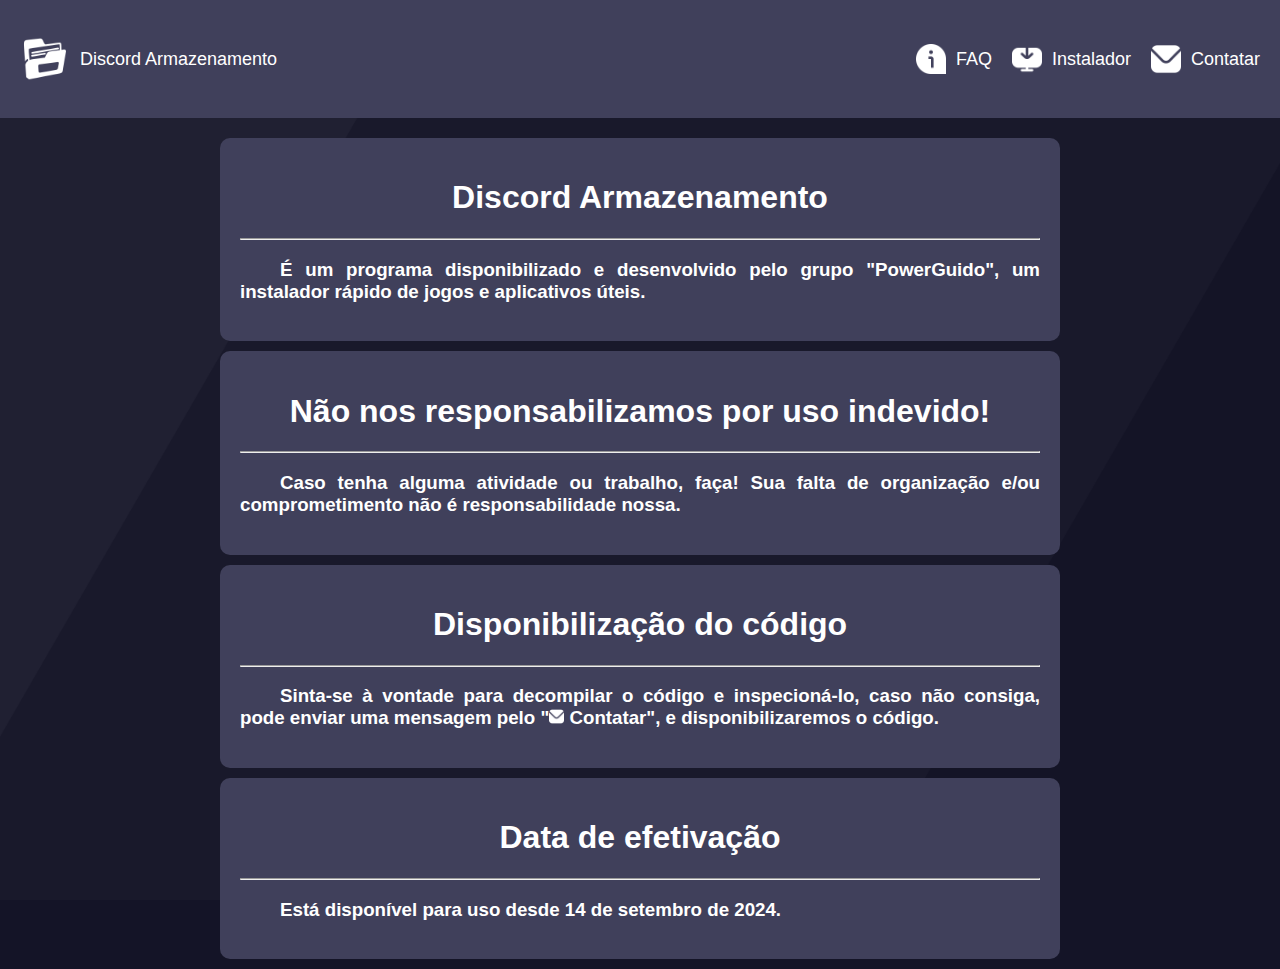
<file: index.html>
<!DOCTYPE html>
<html lang="en">

<head>
    <meta charset="UTF-8">
    <meta name="viewport" content="width=device-width, initial-scale=1.0">
    <title>PowerGuido™</title>
    <link href="css/style.css" rel="stylesheet">
</head>

<body>
    <div id="navbar-container"></div>
    <script src="js/main.js"></script>

    <div class="box">
        <h1>Discord Armazenamento</h1>
        <hr>
        <h3>É um programa disponibilizado e desenvolvido pelo grupo "PowerGuido", um instalador rápido de jogos e
            aplicativos úteis.</h3>
    </div>
    <div class="box">
        <h1>Não nos responsabilizamos por uso indevido!</h1>
        <hr>
        <h3>Caso tenha alguma atividade ou trabalho, faça! Sua falta de organização e/ou comprometimento não é responsabilidade nossa.</h3>
    </div>
    <div class="box">
        <h1>Disponibilização do código</h1>
        <hr>
        <h3>Sinta-se à vontade para decompilar o código e inspecioná-lo, caso não consiga, pode enviar uma mensagem pelo "<img style="width: 15px;" src="images/email.png"> Contatar", e disponibilizaremos o código.</h3>
    </div>
    <div class="box">
        <h1>Data de efetivação</h1>
        <hr>
        <h3>Está disponível para uso desde 14 de setembro de 2024.</h3>
    </div>
</body>

</html>
</file>
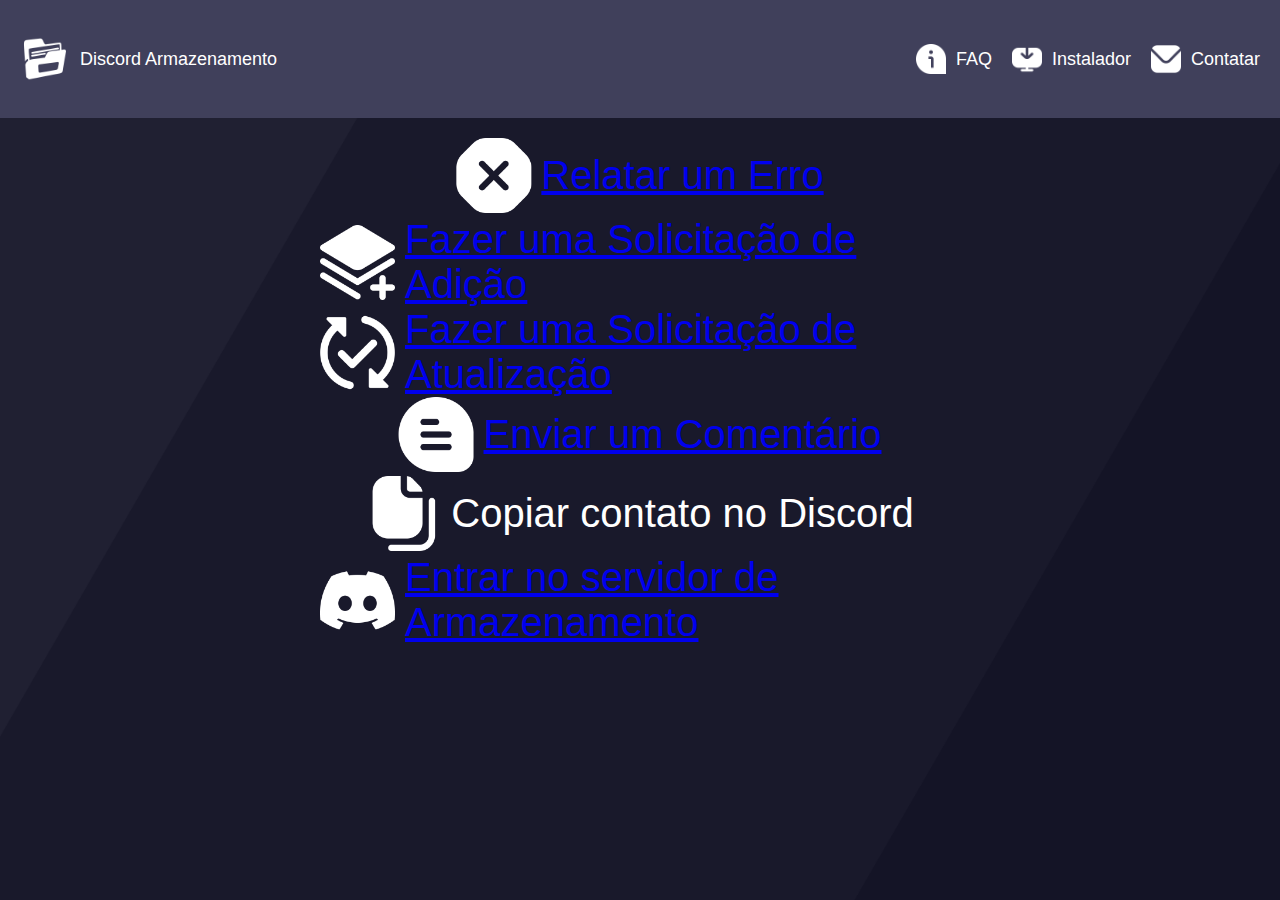
<file: contatar.html>
<!DOCTYPE html>
<html lang="en">

<head>
    <meta charset="UTF-8">
    <meta name="viewport" content="width=device-width, initial-scale=1.0">
    <title>PowerGuido™</title>
    <link href="css/style.css" rel="stylesheet">
</head>

<body>
    <div id="navbar-container"></div>
    <script src="js/main.js"></script>

    <a class="inst"
        href="mailto:discordarmazenamento@gmail.com?subject=Erro&body=Venho reportar que o seguinte jogo / app está com erro: %0AO programa me disse isso no final da instalação: %0ANotas adicionais:" target="_blank">
        <img src="images/erro.png" class="inline-image"><span class="inline-text">Relatar um Erro</span>

    </a>
    <a class="inst"
        href="mailto:discordarmazenamento@gmail.com?subject=Adição&body=Venho solicitar a adição do jogo / app:" target="_blank">
        <img src="images/adicionar.png" class="inline-image"><span class="inline-text">Fazer uma
                Solicitação de Adição</span>
    </a>
    <a class="inst"
        href="mailto:discordarmazenamento@gmail.com?subject=Atualização&body=Venho solicitar a atualização do jogo / app:" target="_blank">
        <img src="images/atualizar.png" class="inline-image"><span class="inline-text">Fazer uma
                Solicitação de Atualização</span>
    </a>
    <a class="inst"
        href="mailto:discordarmazenamento@gmail.com?subject=Comentário"target="_blank">
        <img src="images/comentario.png" class="inline-image"><span class="inline-text">Enviar um
                Comentário</span>
    </a>
    <a 
        class="inst" style="cursor: pointer;" id="discord">
        <img src="images/copiar.png" class="inline-image"><span class="inline-text">Copiar contato no
                Discord</span>
    </a>
    <a class="inst"
        href="https://discord.gg/BnxdxEGzCC" target="_blank">
        <img src="images/discord.png" class="inline-image"><span class="inline-text">Entrar no servidor
                de Armazenamento</span>
    </a>

    <script>
        document.getElementById("discord").addEventListener("click", function () {
            navigator.clipboard.writeText("ferrarex");
            alert("Usuário do Discord copiado");
        });
    </script>
</body>

</html>
</file>
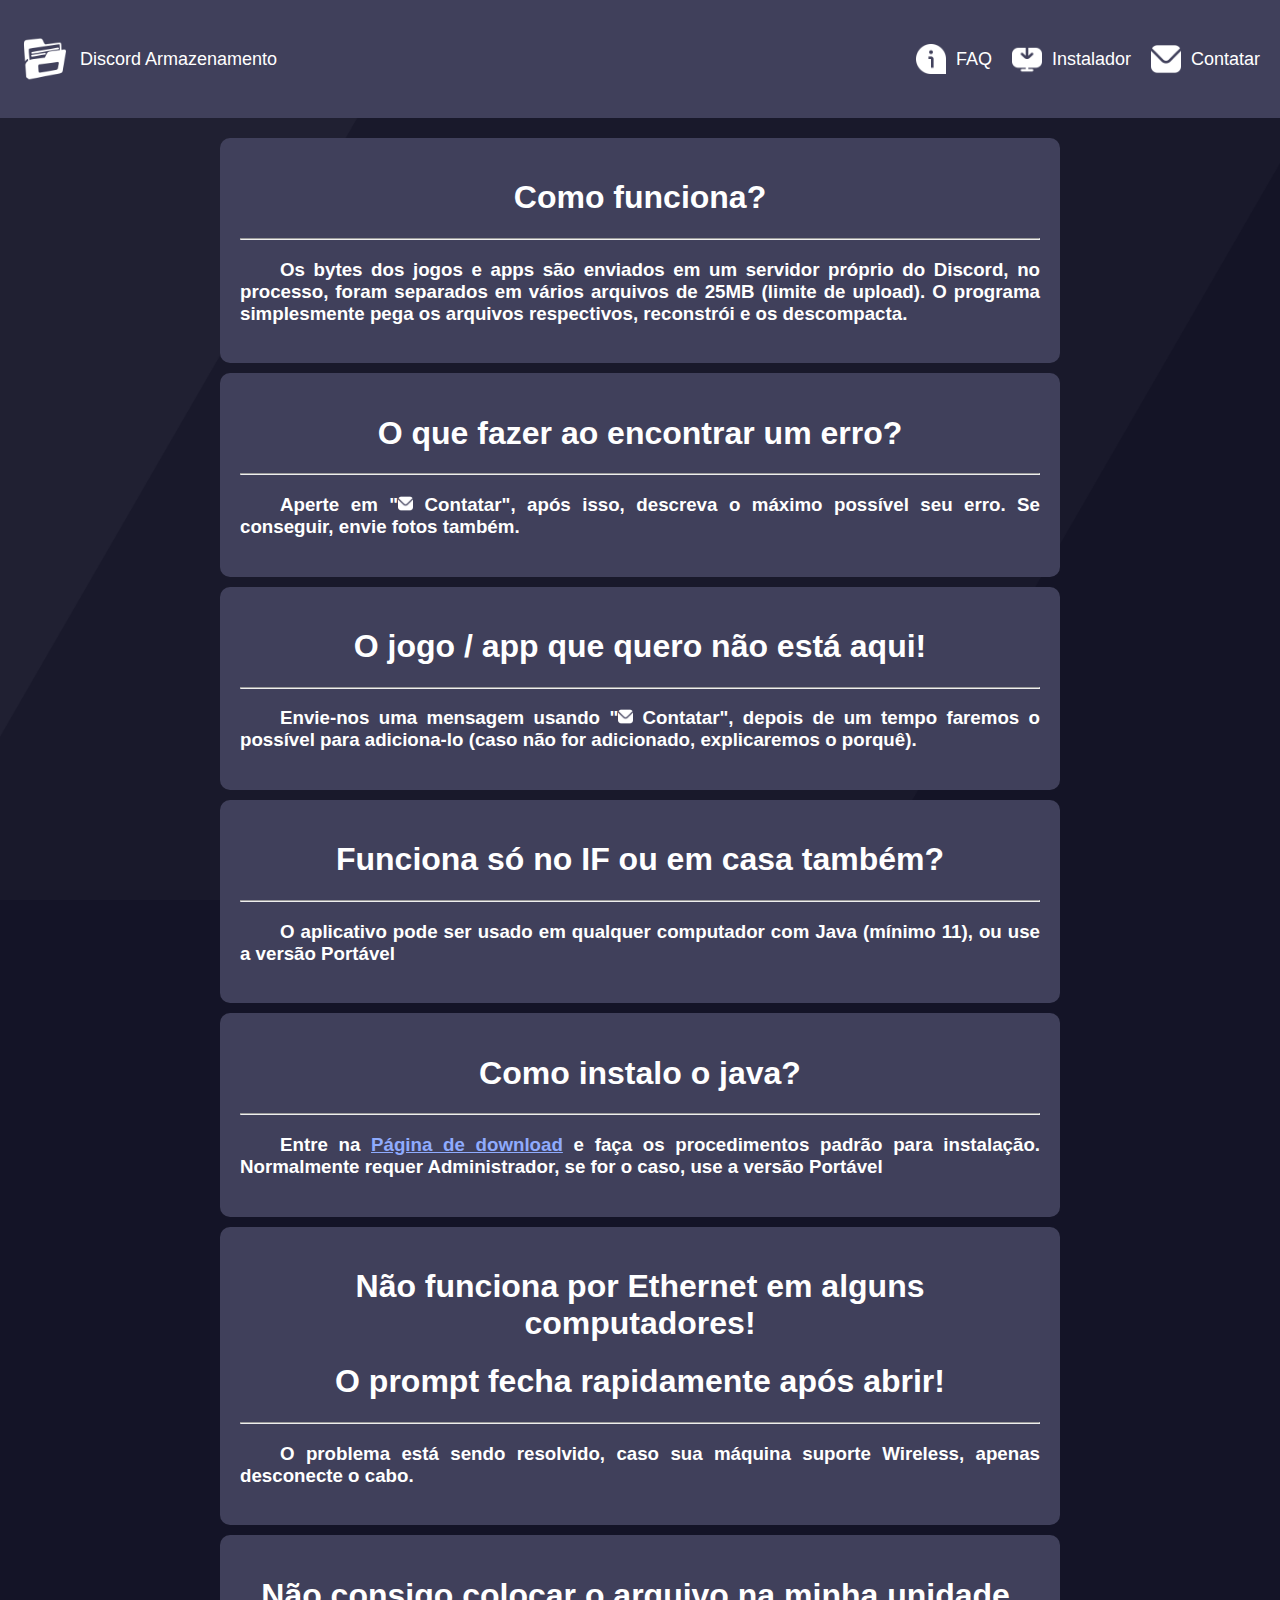
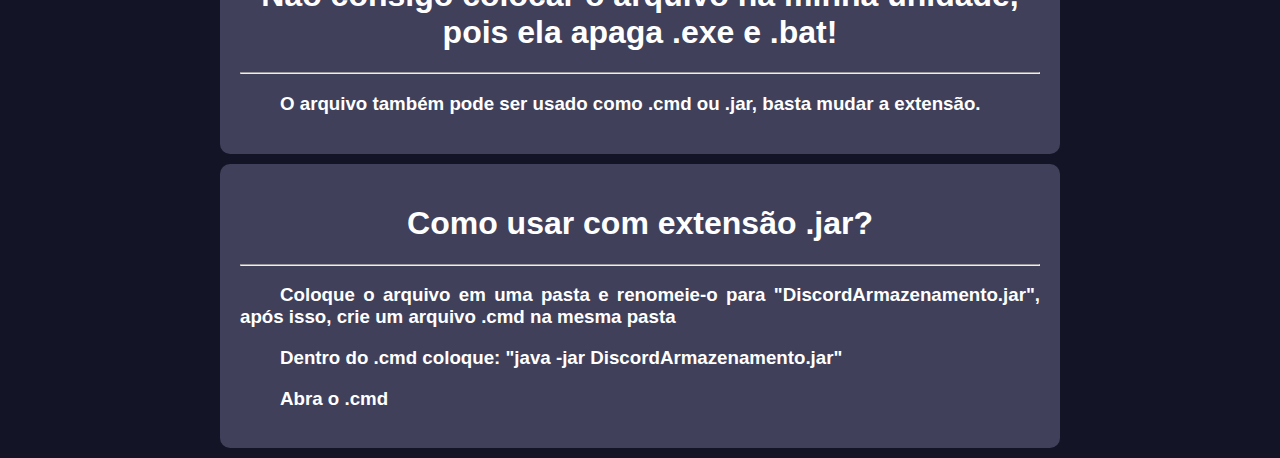
<file: faq.html>
<!DOCTYPE html>
<html lang="en">

<head>
    <meta charset="UTF-8">
    <meta name="viewport" content="width=device-width, initial-scale=1.0">
    <title>PowerGuido™</title>
    <link href="css/style.css" rel="stylesheet">
</head>

<body>
    <div id="navbar-container"></div>
    <script src="js/main.js"></script>

    <div class="box">
        <h1>Como funciona?</h1>
        <hr>
        <h3>Os bytes dos jogos e apps são enviados em um servidor próprio do Discord, no processo,
            foram separados em vários arquivos de 25MB (limite de upload). O programa simplesmente pega os arquivos
            respectivos, reconstrói e os descompacta.</h3>
    </div>
    <div class="box">
        <h1>O que fazer ao encontrar um erro?</h1>
        <hr>
        <h3>Aperte em "<img style="width: 15px;" src="images/email.png"> Contatar", após isso,
            descreva o máximo possível seu erro. Se conseguir, envie fotos também.</h3>
    </div>
    <div class="box">
        <h1>O jogo / app que quero não está aqui!</h1>
        </h1>
        <hr>
        <h3>Envie-nos uma mensagem usando "<img style="width: 15px;" src="images/email.png"> Contatar", depois de um tempo faremos o possível para adiciona-lo (caso não for adicionado, explicaremos o porquê).</h3>
    </div>
    <div class="box">
        <h1>Funciona só no IF ou em casa também?</h1>
        <hr>
        <h3>O aplicativo pode ser usado em qualquer computador com Java (mínimo 11), ou use a versão Portável</h3>
    </div>
    <div class="box">
        <h1>Como instalo o java?</h1>
        <hr>
        <h3>Entre na <a style="color:#8FABFE"
                href="https://download.oracle.com/java/21/latest/jdk-21_windows-x64_bin.exe">Página de download</a> e
            faça os procedimentos padrão para instalação. Normalmente requer Administrador, se for o caso, use a versão
            Portável</h3>
    </div>
    <div class="box">
        <h1>Não funciona por Ethernet em alguns computadores!</h1>
        <h1>O prompt fecha rapidamente após abrir!</h1>
        <hr>
        <h3>O problema está sendo resolvido, caso sua máquina suporte Wireless, apenas desconecte o cabo.</h3>
    </div>
    <div class="box">
        <h1>Não consigo colocar o arquivo na minha unidade, pois ela apaga .exe e .bat!</h1>
        </h1>
        <hr>
        <h3>O arquivo também pode ser usado como .cmd ou .jar, basta mudar a extensão.</h3>
    </div>
    <div class="box">
        <h1>Como usar com extensão .jar?</h1>
        </h1>
        <hr>
        <h3>Coloque o arquivo em uma pasta e renomeie-o para "DiscordArmazenamento.jar", após isso, crie um arquivo .cmd
            na mesma pasta</h3>

        <h3>Dentro do .cmd coloque: "java -jar DiscordArmazenamento.jar"</h3>

        <h3>Abra o .cmd</h3>
    </div>
</body>

</html>
</file>
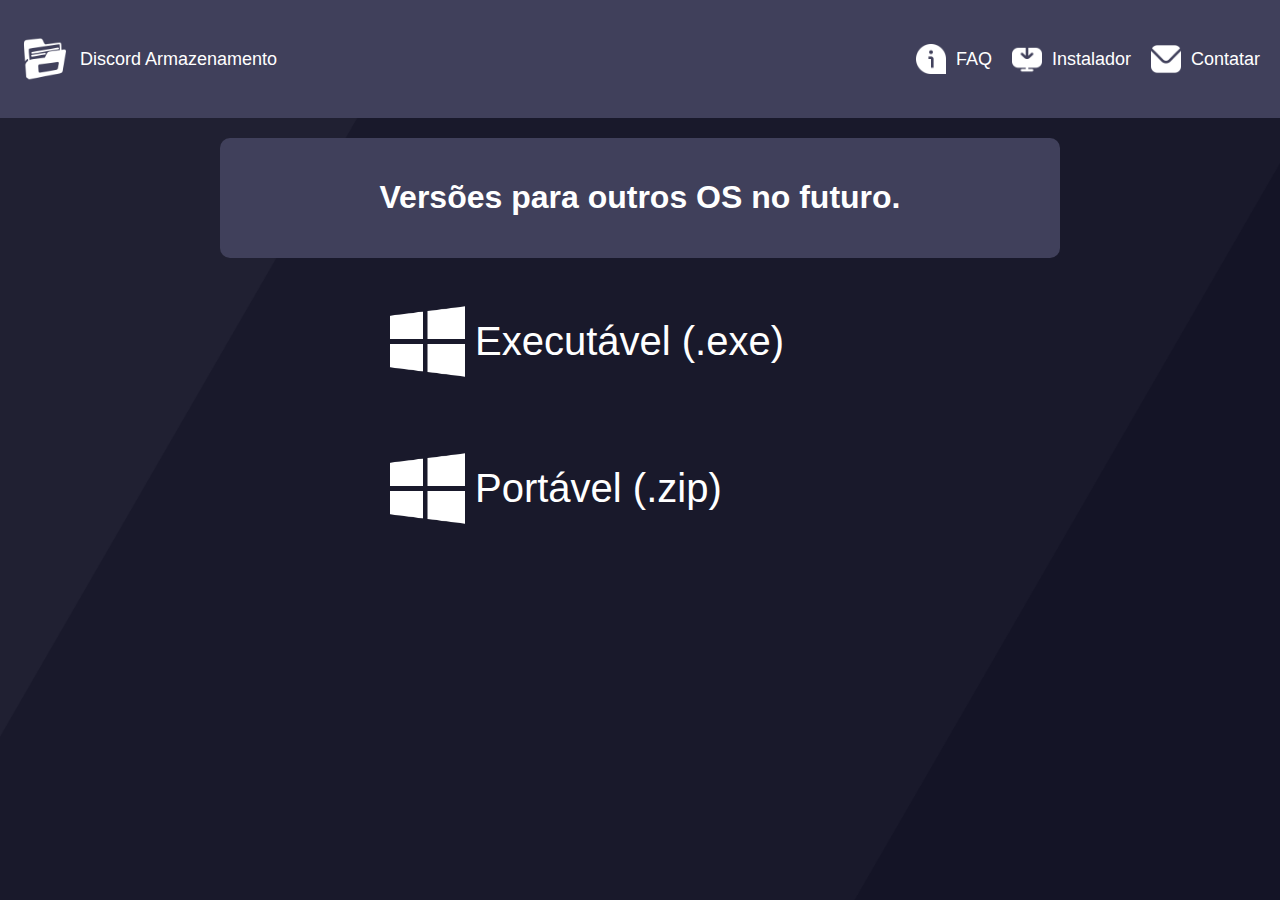
<file: instalador.html>
<!DOCTYPE html>
<html lang="en">

<head>
    <meta charset="UTF-8">
    <meta name="viewport" content="width=device-width, initial-scale=1.0">
    <title>PowerGuido™</title>
    <link href="css/style.css" rel="stylesheet">
</head>

<body>
    <div id="navbar-container"></div>
    <div class="box">
        <h1>Versões para outros OS no futuro.</h1>
    </div>

    <script src="js/main.js"></script>
    <a href="https://github.com/Ferrarex/PowerProject/releases/download/Aplicativo/DiscordArmazenamento.exe">
        <p class="inst"><img src="images/windows.png" class="inline-image"><span class="inline-text">Executável (.exe)</span>
        </p>
    </a>
    <a href="https://github.com/Ferrarex/PowerProject/releases/download/Aplicativo/DiscordArmazenamento.Portavel.zip">
        <p class="inst"><img src="images/windows.png" class="inline-image"><span class="inline-text">Portável (.zip)</span>
        </p>
    </a>
</body>

</html>
</file>
<file: css/style.css>
body {
    margin: 0; /* Remove default margin */
    height: 100%; /* Ensure the body takes the full height of the viewport */
    background-image: url('../images/bg.png'); /* Path to your image */
    background-size: cover; /* Scales the image to cover the entire viewport */
    background-position: center; /* Centers the image */
    background-repeat: no-repeat; /* Prevents the image from repeating */
    background-attachment: fixed; /* Keeps the background fixed during scroll */

    font-family: Arial, sans-serif;
    background-color: #141427;
    color: #fff;
    margin: 0;
    padding: 0;
}


h1, h2 {
    text-align: center;
}

h3 {
    text-indent: 40px;
    text-align: justify;
}

.logo {
    width: 50px;
}

div.box {
    background-color: rgb(64, 64, 91);
    border-radius: 10px;
    width: 800px;
    margin-left: 50%;
    transform: translate(-50%, 0);
    padding: 20px;

    margin-bottom: 10px;
}

.bar-icon {
    width: 30px;
}

.inline-text {
    font-size: 18px;
    vertical-align: middle;
}

.inline-image {
    vertical-align: middle;
    margin-right: 10px;
}

.inst {
    display: inline-flex;
    align-items: center;
    margin-left: 50%;
    transform: translate(-50%, 0);
}

a p {
    color:white;
}

p.inst {
    width: 500px;
    padding: 20px;
    border-radius: 10px;
    transition: .5s;
    
}

p.inst:hover {
    background-color: #8FABFE;
}

.inst img {
    width: 75px;
}

.inst span {
    font-size: 40px;
}

main {
    padding: 20px;
}

.navbar {
    display: flex;
    justify-content: space-between;
    align-items: center;
    background-color: rgb(64, 64, 91);
    padding: 10px 20px;
    margin-bottom: 20px;
}

.nav-links {
    list-style: none;
    display: flex;
}

.nav-links li {
    margin-left: 20px;
}

.nav-links a {
    text-decoration: none;
}

.nav-links a p {
    color: white;
    font-size: 18px;
    transition: .25s;
}

.nav-links a p:hover {
    color: #8FABFE;
}
</file>
